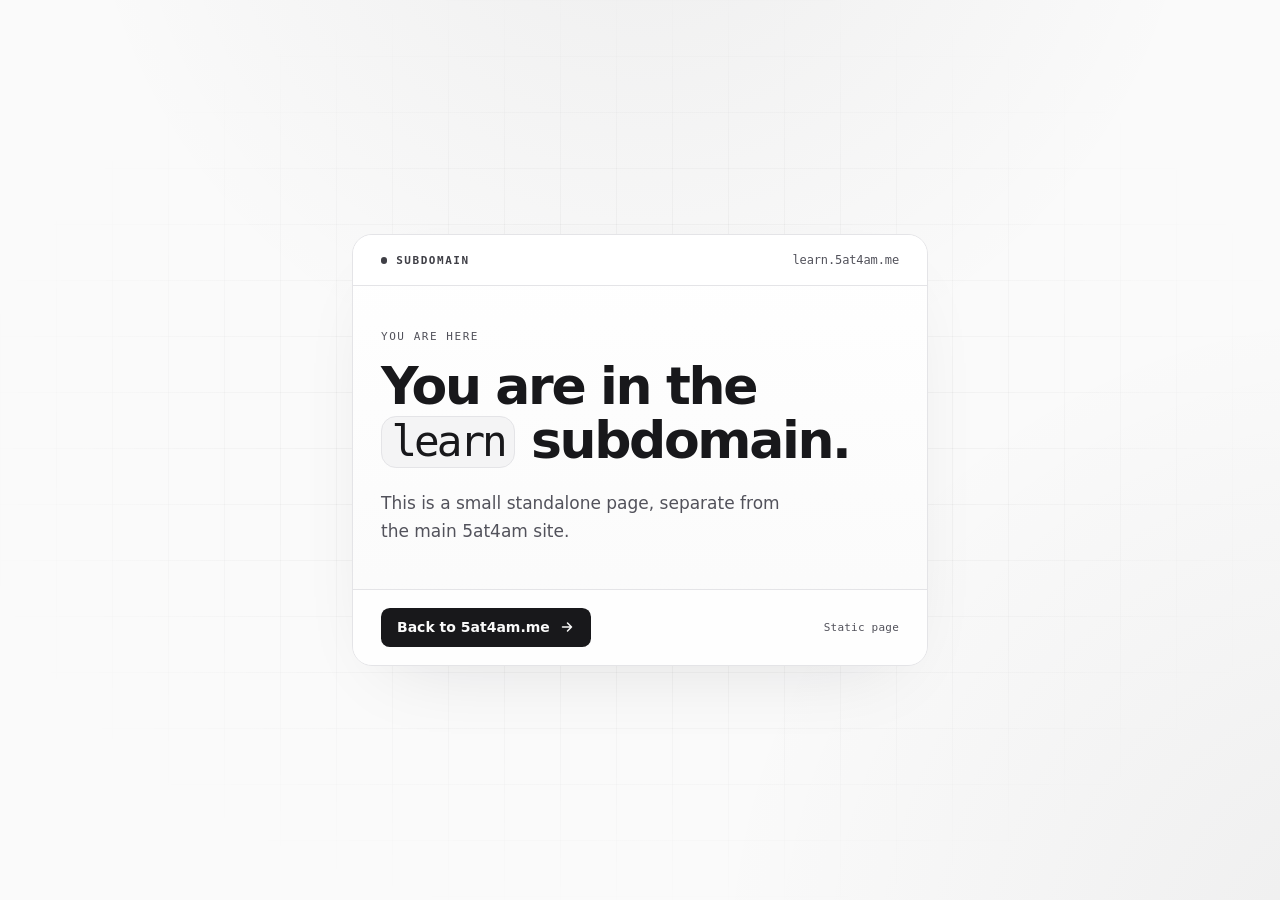
<file: index.html>
<!doctype html>
<html lang="en" dir="ltr">
  <head>
    <meta charset="utf-8">
    <meta name="viewport" content="width=device-width, initial-scale=1, viewport-fit=cover">
    <title>Learn subdomain | 5at4am</title>
    <meta name="description" content="The learn subdomain of 5at4am.me. A small standalone page with a direct link back to the main site.">
    <link rel="canonical" href="https://learn.5at4am.me/">
    <link rel="sitemap" type="application/xml" title="Sitemap" href="/sitemap.xml">
    <link rel="author" href="https://5at4am.me">
    <link rel="home" href="https://5at4am.me/">
    <meta name="author" content="Satyam Raj">
    <meta name="creator" content="Satyam Raj">
    <meta name="publisher" content="Satyam Raj">
    <meta name="application-name" content="5at4am Learn">
    <meta name="category" content="technology">
    <meta name="keywords" content="5at4am, learn, learn subdomain, learn.5at4am.me, Satyam Raj">
    <meta name="referrer" content="origin-when-cross-origin">
    <meta name="format-detection" content="telephone=no, address=no, email=no">
    <meta name="robots" content="index, follow, max-image-preview:large, max-snippet:-1, max-video-preview:-1">
    <meta name="googlebot" content="index, follow, max-image-preview:large, max-snippet:-1, max-video-preview:-1">
    <meta name="color-scheme" content="dark light">
    <meta name="theme-color" content="#09090b" media="(prefers-color-scheme: dark)">
    <meta name="theme-color" content="#fafafa" media="(prefers-color-scheme: light)">
    <meta name="mobile-web-app-capable" content="yes">
    <meta name="apple-mobile-web-app-capable" content="yes">
    <meta name="apple-mobile-web-app-title" content="5at4am Learn">
    <meta name="apple-mobile-web-app-status-bar-style" content="black-translucent">
    <meta name="msapplication-TileColor" content="#09090b">
    <meta property="og:type" content="website">
    <meta property="og:site_name" content="5at4am">
    <meta property="og:locale" content="en_IN">
    <meta property="og:title" content="Learn subdomain | 5at4am">
    <meta property="og:description" content="The learn subdomain of 5at4am.me. A small standalone page with a direct link back to the main site.">
    <meta property="og:url" content="https://learn.5at4am.me/">
    <meta property="og:image" content="https://learn.5at4am.me/og.png">
    <meta property="og:image:type" content="image/png">
    <meta property="og:image:width" content="1200">
    <meta property="og:image:height" content="630">
    <meta property="og:image:alt" content="A dark zinc card reading You are in the learn subdomain, on learn.5at4am.me.">
    <meta name="twitter:card" content="summary_large_image">
    <meta name="twitter:title" content="Learn subdomain | 5at4am">
    <meta name="twitter:description" content="The learn subdomain of 5at4am.me. A small standalone page with a direct link back to the main site.">
    <meta name="twitter:image" content="https://learn.5at4am.me/og.png">
    <meta name="twitter:image:alt" content="A dark zinc card reading You are in the learn subdomain, on learn.5at4am.me.">
    <link rel="icon" href="/favicon.ico" sizes="48x48">
    <link rel="icon" href="/icon-192.png" type="image/png" sizes="192x192">
    <link rel="icon" href="/icon-512.png" type="image/png" sizes="512x512">
    <link rel="apple-touch-icon" href="/apple-touch-icon.png" sizes="180x180">
    <link rel="manifest" href="/manifest.webmanifest">
    <link rel="stylesheet" href="/styles.css">
    <script type="application/ld+json">
      {
        "@context": "https://schema.org",
        "@graph": [
          {
            "@type": "Person",
            "@id": "https://5at4am.me/#person",
            "name": "Satyam Raj",
            "alternateName": "5at4am",
            "url": "https://5at4am.me",
            "sameAs": [
              "https://github.com/5at4am",
              "https://linkedin.com/in/satyamraj001"
            ]
          },
          {
            "@type": "WebSite",
            "@id": "https://learn.5at4am.me/#website",
            "url": "https://learn.5at4am.me/",
            "name": "5at4am Learn",
            "alternateName": "learn.5at4am.me",
            "description": "The learn subdomain of 5at4am.me, a small standalone static page.",
            "inLanguage": "en",
            "publisher": { "@id": "https://5at4am.me/#person" }
          },
          {
            "@type": "WebPage",
            "@id": "https://learn.5at4am.me/#webpage",
            "url": "https://learn.5at4am.me/",
            "name": "Learn subdomain | 5at4am",
            "description": "The learn subdomain of 5at4am.me. A small standalone page with a direct link back to the main site.",
            "isPartOf": { "@id": "https://learn.5at4am.me/#website" },
            "author": { "@id": "https://5at4am.me/#person" },
            "inLanguage": "en",
            "datePublished": "2026-10-27",
            "dateModified": "2026-10-27",
            "isAccessibleForFree": true,
            "primaryImageOfPage": {
              "@type": "ImageObject",
              "url": "https://learn.5at4am.me/og.png",
              "width": 1200,
              "height": 630,
              "caption": "A dark zinc card reading You are in the learn subdomain."
            },
            "breadcrumb": { "@id": "https://learn.5at4am.me/#breadcrumb" }
          },
          {
            "@type": "BreadcrumbList",
            "@id": "https://learn.5at4am.me/#breadcrumb",
            "itemListElement": [
              {
                "@type": "ListItem",
                "position": 1,
                "name": "5at4am",
                "item": "https://5at4am.me/"
              },
              {
                "@type": "ListItem",
                "position": 2,
                "name": "Learn",
                "item": "https://learn.5at4am.me/"
              }
            ]
          }
        ]
      }
    </script>
  </head>
  <body>
    <main class="page" id="main">
      <article class="card" aria-labelledby="card-title">
        <header class="card-header">
          <span class="badge">
            <span class="badge-dot" aria-hidden="true"></span>
            Subdomain
          </span>
          <span class="host">learn.5at4am.me</span>
        </header>

        <div class="card-body">
          <p class="kicker">You are here</p>
          <h1 id="card-title">You are in the <span class="accent">learn</span> subdomain.</h1>
          <p class="lede">This is a small standalone page, separate from the main 5at4am site.</p>
        </div>

        <footer class="card-footer">
          <a class="button" href="https://5at4am.me">
            <span>Back to 5at4am.me</span>
            <svg viewBox="0 0 16 16" fill="none" aria-hidden="true" focusable="false">
              <path d="M3.5 8h9M8.5 4l4 4-4 4" stroke="currentColor" stroke-width="1.5" stroke-linecap="round" stroke-linejoin="round"/>
            </svg>
          </a>
          <span class="footnote">Static page</span>
        </footer>
      </article>
    </main>
  </body>
</html>
</file>
<file: styles.css>
:root {
  color-scheme: dark;

  --vng-background: #09090b;
  --vng-foreground: #fafafa;
  --vng-border: #27272a;
  --vng-primary: #fafafa;
  --vng-primary-hover: #e4e4e7;
  --vng-primary-foreground: #09090b;
  --vng-secondary: #18181b;

  --page-glow: rgba(255, 255, 255, 0.075);
  --page-grid: rgba(255, 255, 255, 0.035);
  --card-top: #121214;
  --card-bottom: #0c0c0e;
  --card-shine: rgba(255, 255, 255, 0.06);
  --muted: #a1a1aa;
  --muted-strong: #d4d4d8;
  --shadow: rgba(0, 0, 0, 0.55);
  --focus: #fafafa;
}

@media (prefers-color-scheme: light) {
  :root {
    color-scheme: light;

    --vng-background: #fafafa;
    --vng-foreground: #18181b;
    --vng-border: #e4e4e7;
    --vng-primary: #18181b;
    --vng-primary-hover: #27272a;
    --vng-primary-foreground: #fafafa;
    --vng-secondary: #f4f4f5;

    --page-glow: rgba(24, 24, 27, 0.055);
    --page-grid: rgba(24, 24, 27, 0.05);
    --card-top: #ffffff;
    --card-bottom: #fafafa;
    --card-shine: rgba(255, 255, 255, 0.9);
    --muted: #52525b;
    --muted-strong: #3f3f46;
    --shadow: rgba(24, 24, 27, 0.14);
    --focus: #18181b;
  }
}

* {
  box-sizing: border-box;
}

html {
  min-height: 100%;
  background: var(--vng-background);
}

body {
  min-height: 100vh;
  min-height: 100svh;
  margin: 0;
  background:
    radial-gradient(circle at 50% -18%, var(--page-glow), transparent 46%),
    radial-gradient(circle at 108% 108%, var(--page-glow), transparent 40%),
    var(--vng-background);
  color: var(--vng-foreground);
  font-family: ui-sans-serif, system-ui, -apple-system, BlinkMacSystemFont, "Segoe UI", sans-serif;
  -webkit-font-smoothing: antialiased;
  text-rendering: optimizeLegibility;
}

body::before {
  position: fixed;
  inset: 0;
  z-index: 0;
  background-image:
    linear-gradient(var(--page-grid) 1px, transparent 1px),
    linear-gradient(90deg, var(--page-grid) 1px, transparent 1px);
  background-size: 56px 56px;
  content: "";
  -webkit-mask-image: radial-gradient(ellipse at center, #000 18%, transparent 76%);
  mask-image: radial-gradient(ellipse at center, #000 18%, transparent 76%);
  pointer-events: none;
}

.page {
  position: relative;
  z-index: 1;
  display: grid;
  min-height: 100vh;
  min-height: 100svh;
  place-items: center;
  padding:
    max(1.25rem, env(safe-area-inset-top))
    max(1.25rem, env(safe-area-inset-right))
    max(1.25rem, env(safe-area-inset-bottom))
    max(1.25rem, env(safe-area-inset-left));
}

.card {
  width: min(100%, 36rem);
  overflow: hidden;
  border: 1px solid var(--vng-border);
  border-radius: 1.25rem;
  background: linear-gradient(180deg, var(--card-top), var(--card-bottom));
  box-shadow:
    0 1px 0 var(--card-shine) inset,
    0 30px 80px -40px var(--shadow);
}

.card-header,
.card-footer {
  display: flex;
  align-items: center;
  gap: 1rem;
  padding: 1.125rem clamp(1.25rem, 5vw, 1.75rem);
  background: transparent;
  background: color-mix(in oklab, var(--card-top) 82%, transparent);
}

.card-header {
  justify-content: space-between;
  border-bottom: 1px solid var(--vng-border);
}

.card-footer {
  flex-wrap: wrap;
  justify-content: space-between;
  border-top: 1px solid var(--vng-border);
}

.badge {
  display: inline-flex;
  align-items: center;
  gap: 0.55rem;
  color: var(--muted-strong);
  font-family: ui-monospace, SFMono-Regular, "SF Mono", Menlo, Consolas, monospace;
  font-size: 0.6875rem;
  font-weight: 600;
  letter-spacing: 0.14em;
  text-transform: uppercase;
}

.badge-dot {
  width: 0.4rem;
  height: 0.4rem;
  border-radius: 999px;
  background: currentColor;
}

.host {
  overflow-wrap: anywhere;
  color: var(--muted);
  font-family: ui-monospace, SFMono-Regular, "SF Mono", Menlo, Consolas, monospace;
  font-size: 0.75rem;
  letter-spacing: -0.01em;
}

.card-body {
  padding: clamp(1.75rem, 7vw, 2.75rem) clamp(1.25rem, 5vw, 1.75rem);
}

.kicker {
  margin: 0 0 1rem;
  color: var(--muted);
  font-family: ui-monospace, SFMono-Regular, "SF Mono", Menlo, Consolas, monospace;
  font-size: 0.6875rem;
  font-weight: 500;
  letter-spacing: 0.14em;
  text-transform: uppercase;
}

h1 {
  margin: 0;
  font-size: clamp(2rem, 6.4vw, 3.25rem);
  font-weight: 600;
  letter-spacing: -0.045em;
  line-height: 1.04;
  text-wrap: balance;
}

.accent {
  display: inline-block;
  padding: 0.04em 0.22em 0.08em;
  border: 1px solid var(--vng-border);
  border-radius: 0.35em;
  background: var(--vng-secondary);
  font-family: ui-monospace, SFMono-Regular, "SF Mono", Menlo, Consolas, monospace;
  font-size: 0.82em;
  font-weight: 500;
  letter-spacing: -0.07em;
  vertical-align: 0.06em;
}

.lede {
  max-width: 38ch;
  margin: 1.35rem 0 0;
  color: var(--muted);
  font-size: clamp(0.95rem, 2.2vw, 1.0625rem);
  line-height: 1.65;
  text-wrap: pretty;
}

.button {
  display: inline-flex;
  align-items: center;
  gap: 0.6rem;
  padding: 0.7rem 1rem;
  border-radius: 0.55rem;
  background: var(--vng-primary);
  color: var(--vng-primary-foreground);
  font-size: 0.875rem;
  font-weight: 600;
  text-decoration: none;
  transition: background-color 150ms ease, transform 150ms ease;
}

.button svg {
  width: 1rem;
  height: 1rem;
  transition: transform 150ms ease;
}

.button:hover {
  background: var(--vng-primary-hover);
  transform: translateY(-1px);
}

.button:hover svg {
  transform: translateX(2px);
}

.button:active {
  transform: translateY(0);
}

.footnote {
  margin-left: auto;
  color: var(--muted);
  font-family: ui-monospace, SFMono-Regular, "SF Mono", Menlo, Consolas, monospace;
  font-size: 0.6875rem;
  letter-spacing: 0.02em;
}

.text-link {
  color: var(--muted);
  font-size: 0.875rem;
  font-weight: 500;
  text-decoration: underline;
  text-decoration-color: var(--vng-border);
  text-underline-offset: 0.2em;
  transition: color 150ms ease, text-decoration-color 150ms ease;
}

.text-link:hover {
  color: var(--vng-foreground);
  text-decoration-color: currentColor;
}

a:focus-visible {
  outline: 2px solid var(--focus);
  outline-offset: 3px;
}

::selection {
  background: var(--vng-foreground);
  color: var(--vng-background);
}

@media (max-width: 28rem) {
  .card-header {
    align-items: flex-start;
    flex-direction: column;
    gap: 0.45rem;
  }

  .footnote {
    margin-left: 0;
  }
}

@media (prefers-reduced-motion: reduce) {
  *,
  *::before,
  *::after {
    animation-duration: 0.01ms !important;
    animation-iteration-count: 1 !important;
    scroll-behavior: auto !important;
    transition-duration: 0.01ms !important;
  }

  .button:hover,
  .button:hover svg {
    transform: none;
  }
}
</file>
